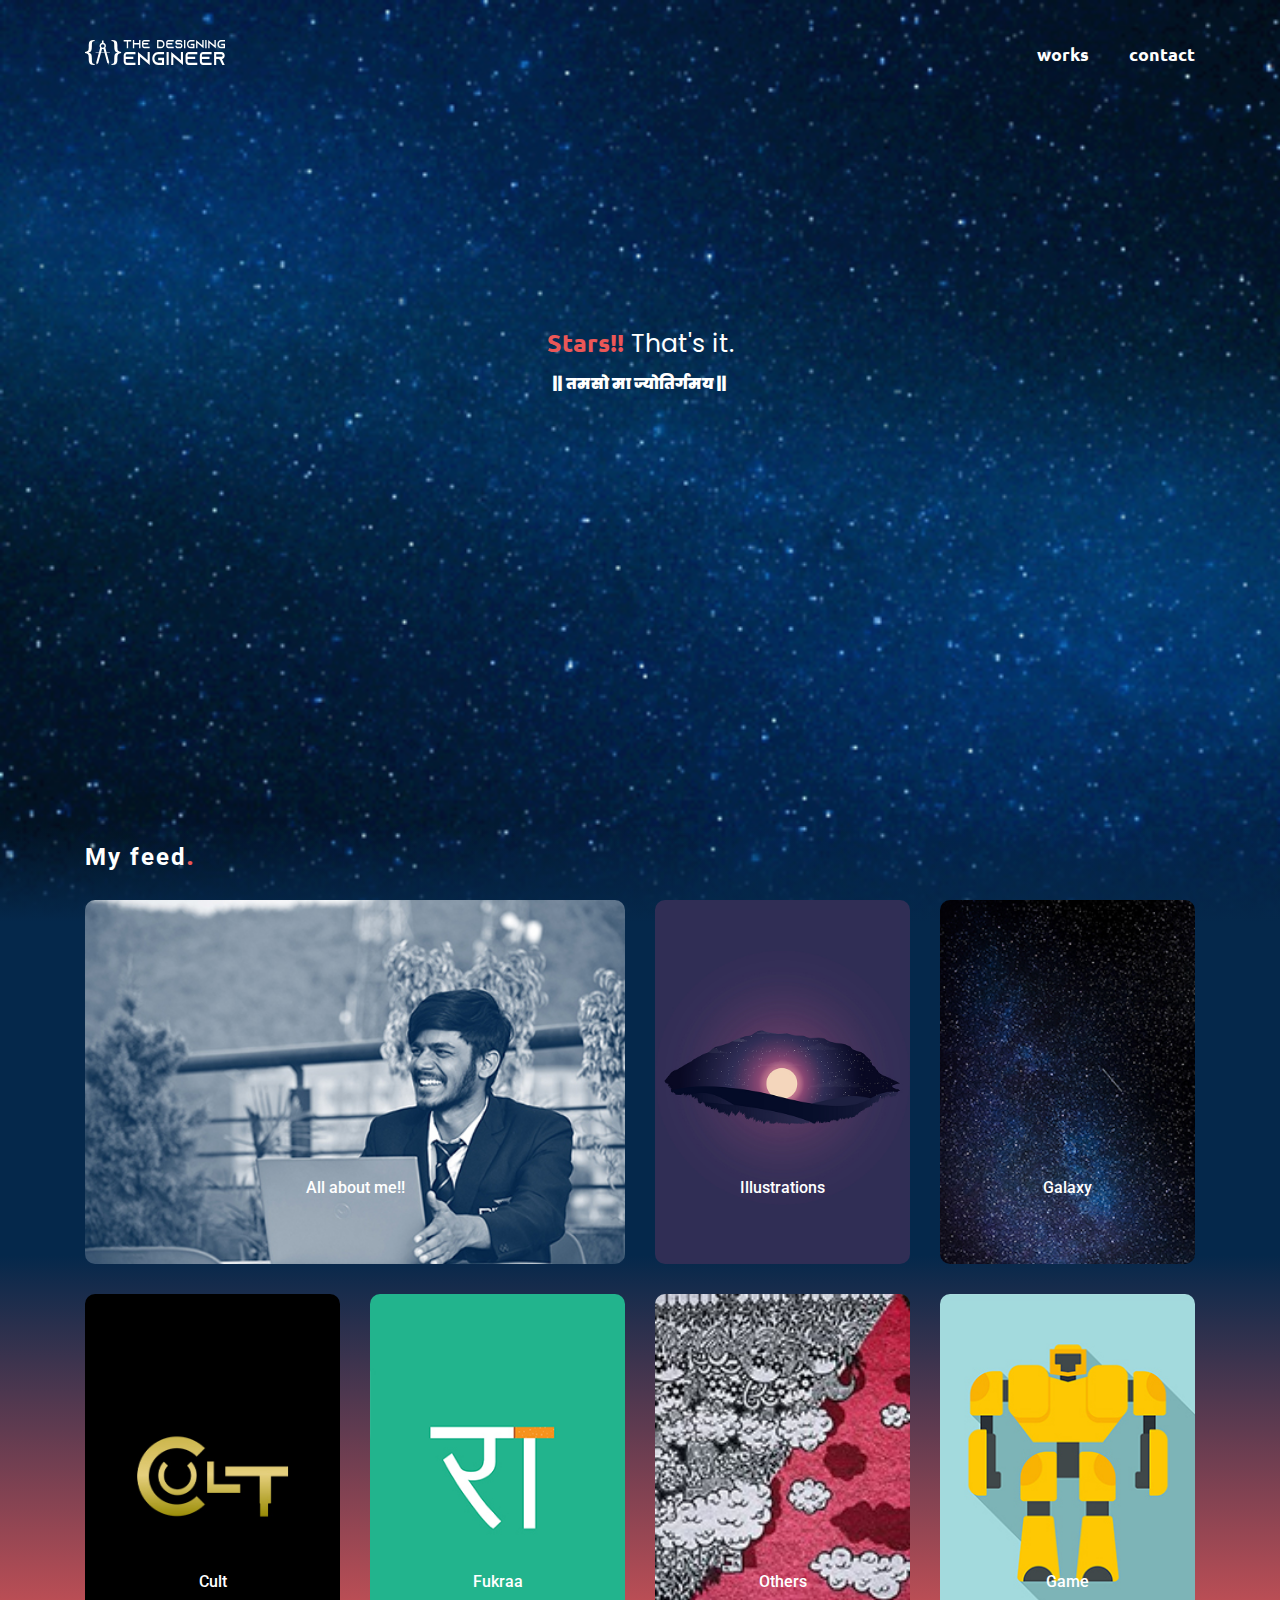
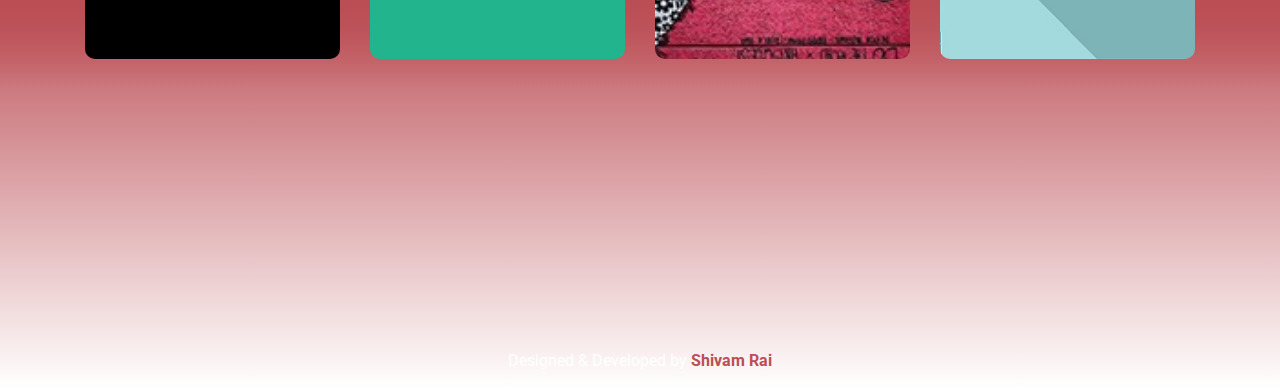
<file: index.html>
<!doctype html>
<html lang="en">

<head>
 <meta charset="utf-8">
 <meta name="viewport" content="width=device-width, initial-scale=1, shrink-to-fit=no">
 <link rel="preconnect" href="https://fonts.gstatic.com">
 <link href="https://fonts.googleapis.com/css2?family=Ubuntu" rel="stylesheet">
 <link href="https://fonts.googleapis.com/css2?family=Poppins" rel="stylesheet">
 <link href="https://fonts.googleapis.com/css2?family=Roboto" rel="stylesheet">
 <link rel="stylesheet" href="https://maxcdn.bootstrapcdn.com/bootstrap/4.0.0/css/bootstrap.min.css"
  integrity="sha384-Gn5384xqQ1aoWXA+058RXPxPg6fy4IWvTNh0E263XmFcJlSAwiGgFAW/dAiS6JXm" crossorigin="anonymous">
 <link rel="stylesheet" href="https://cdnjs.cloudflare.com/ajax/libs/font-awesome/5.15.3/css/all.min.css">
 <script src="https://code.jquery.com/jquery-3.2.1.slim.min.js"
  integrity="sha384-KJ3o2DKtIkvYIK3UENzmM7KCkRr/rE9/Qpg6aAZGJwFDMVNA/GpGFF93hXpG5KkN" crossorigin="anonymous"></script>
 <script src="https://cdnjs.cloudflare.com/ajax/libs/popper.js/1.12.9/umd/popper.min.js"
  integrity="sha384-ApNbgh9B+Y1QKtv3Rn7W3mgPxhU9K/ScQsAP7hUibX39j7fakFPskvXusvfa0b4Q" crossorigin="anonymous"></script>
 <script src="https://maxcdn.bootstrapcdn.com/bootstrap/4.0.0/js/bootstrap.min.js"
  integrity="sha384-JZR6Spejh4U02d8jOt6vLEHfe/JQGiRRSQQxSfFWpi1MquVdAyjUar5+76PVCmYl" crossorigin="anonymous"></script>
 <link rel="stylesheet" href="style.css">
 <title>The Designing Engineer | Home</title>
 <link rel="icon" href="./img/logo-icon.png" type="image/x-icon">
</head>

<body>
 <div id="home">
  <div class="header container">
   <a class="logo" href=""><img src="./img/logo-white.svg" style="height: 25px;" alt=""></a>
   <a class="links" href="coming.html" alt="">works</a>
   <a class="links" href="contact.html" alt="">contact</a>
  </div>
  <div class="one-line">
   <p class="full-line"><span class="stars links">Stars!!</span> That's it. <br><span class="subtitle">|| तमसो मा
     ज्योतिर्गमय ||</span></p>
  </div>
 </div>
 <section class="feed" id="feed">
  <div class="myf container">
   <h4 class="headingfeed">My feed<span class="headingfeeddot">.</span></h4>
   <div class="wf row">
    <div class="col-lg-6 col-md-6 allaboutme">
     <a href="coming.html"><img src="./img/me.jpg" alt="me"></a>
     <div class="melink">
      <div class="social">
       <a href="https://www.instagram.com/shivamr.ai" target="_blank"><i class="fab fa-instagram"></i></a>
       <a href="https://wa.me/+918957866455" target="_blank"><i class="fab fa-whatsapp"></i></a>
       <a href="mailto:shivamrai0401@gmail.com" target="_blank"><i class="far fa-envelope"></i></a>
      </div>
     </div>
     <div class="mehead">
      <p>All about me!!</p>
     </div>
    </div>
    <div class="col-lg-3 col-md-3 col-sm-6 col-6 illustrations">
     <a href="coming.html"><img src="./img/illutrations.jpg" alt="illutrations"></a>
     <div class="illuhead">
      <p>Illustrations</p>
     </div>
    </div>
    <div class="col-lg-3 col-md-3 col-sm-6 col-6 galaxy">
     <a href="galaxy.html"><img src="./img/galaxy.jpg" alt="galaxy"></a>
     <div class="galahead">
      <p>Galaxy</p>
     </div>
    </div>
   </div>


   <div class="row fb">
    <div class="col-lg-3 col-md-3 col-sm-6 col-6 cult">
     <a href="coming.html"><img class="" src="./img/cult.jpg" alt="cult"></a>
     <div class="culthead">
      <p>Cult</p>
     </div>
    </div>
    <div class="col-lg-3 col-md-3 col-sm-6 col-6 fukraa">
     <a href="https://www.instagram.com/fukraa_._" target="_blank"><img src="./img/fukraa.jpg" alt="fukraa"></a>
     <div class="fukhead">
      <p>Fukraa</p>
     </div>
    </div>
    <div class="col-lg-3 col-md-3 col-sm-6 col-6 others">
     <a href="coming.html"><img src="./img/others.jpg" alt="others"></a>
     <div class="othead">
      <p>Others</p>
     </div>
    </div>
    <div class="col-lg-3 col-md-3 col-sm-6 col-6 galaxy">
     <a href="coming.html"><img src="./img/game.jpg" alt="me"></a>
     <div class="galahead">
      <p>Game</p>
     </div>
    </div>
   </div>
  </div>
 </section>

 <div id="homebottom">
  <div class="bottombg">
   <p class="pa">Designed & Developed by <strong style="color: #bb4e55;">Shivam Rai</strong></p>
 </div>
</div>
</body>

</html>
</file>
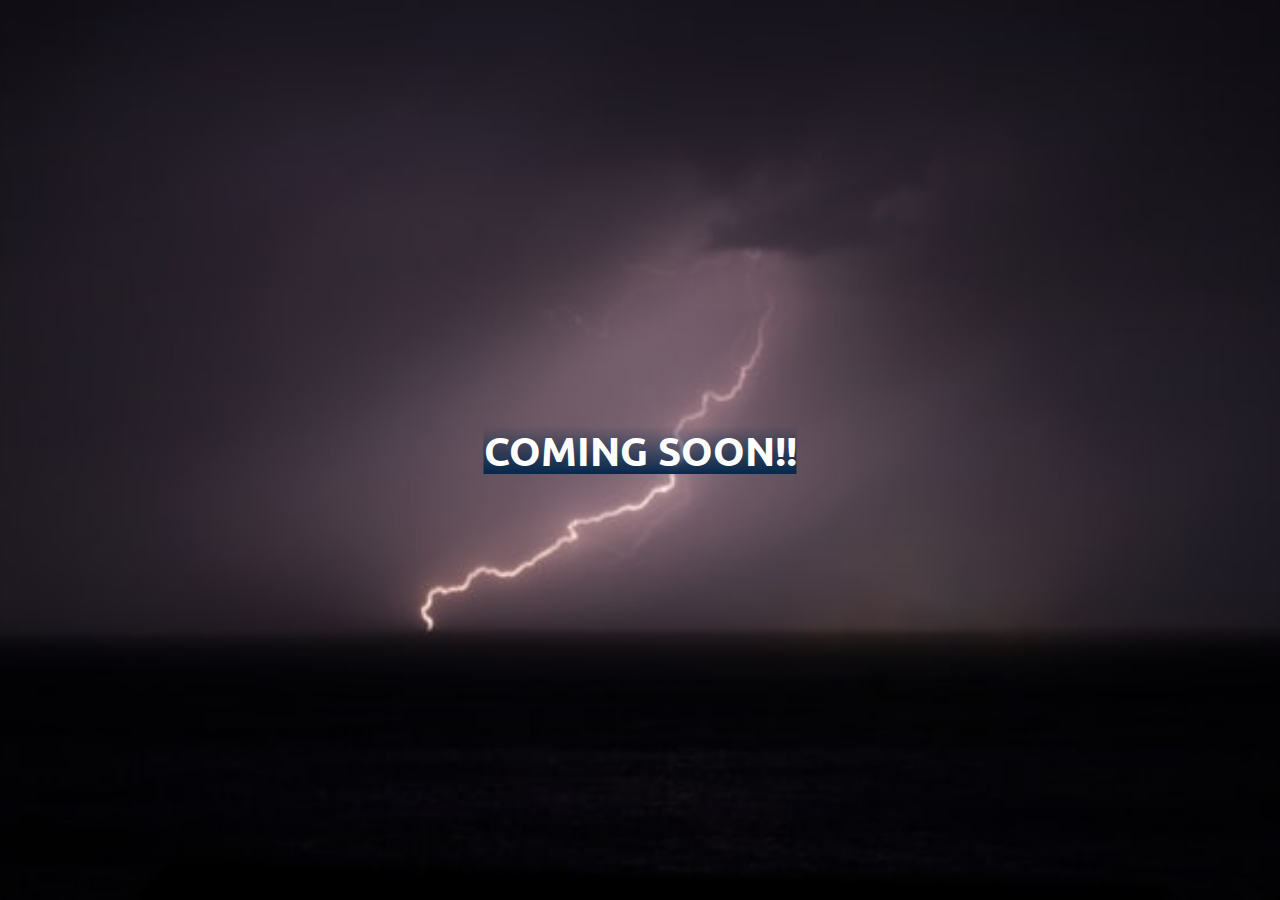
<file: coming.html>
<!doctype html>
<html lang="en">

<head>
 <meta charset="utf-8">
 <meta name="viewport" content="width=device-width, initial-scale=1, shrink-to-fit=no">
 <link rel="preconnect" href="https://fonts.gstatic.com">
 <link href="https://fonts.googleapis.com/css2?family=Ubuntu" rel="stylesheet">
 <link href="https://fonts.googleapis.com/css2?family=Poppins" rel="stylesheet">
 <link href="https://fonts.googleapis.com/css2?family=Roboto" rel="stylesheet">
 <link rel="stylesheet" href="https://maxcdn.bootstrapcdn.com/bootstrap/4.0.0/css/bootstrap.min.css"
  integrity="sha384-Gn5384xqQ1aoWXA+058RXPxPg6fy4IWvTNh0E263XmFcJlSAwiGgFAW/dAiS6JXm" crossorigin="anonymous">
 <link rel="stylesheet" href="https://cdnjs.cloudflare.com/ajax/libs/font-awesome/5.15.3/css/all.min.css">
 <script src="https://code.jquery.com/jquery-3.2.1.slim.min.js"
  integrity="sha384-KJ3o2DKtIkvYIK3UENzmM7KCkRr/rE9/Qpg6aAZGJwFDMVNA/GpGFF93hXpG5KkN" crossorigin="anonymous"></script>
 <script src="https://cdnjs.cloudflare.com/ajax/libs/popper.js/1.12.9/umd/popper.min.js"
  integrity="sha384-ApNbgh9B+Y1QKtv3Rn7W3mgPxhU9K/ScQsAP7hUibX39j7fakFPskvXusvfa0b4Q" crossorigin="anonymous"></script>
 <script src="https://maxcdn.bootstrapcdn.com/bootstrap/4.0.0/js/bootstrap.min.js"
  integrity="sha384-JZR6Spejh4U02d8jOt6vLEHfe/JQGiRRSQQxSfFWpi1MquVdAyjUar5+76PVCmYl" crossorigin="anonymous"></script>
 <link rel="stylesheet" href="style.css">
 <title>Coming soon</title>
 <link rel="icon" href="./img/logo-icon.png" type="image/x-icon">
</head>

<body>
 <div class="coming" id="coming">
   <h1>COMING SOON!!</h1>
  </div>
 </div>
</body>

</html>
</file>
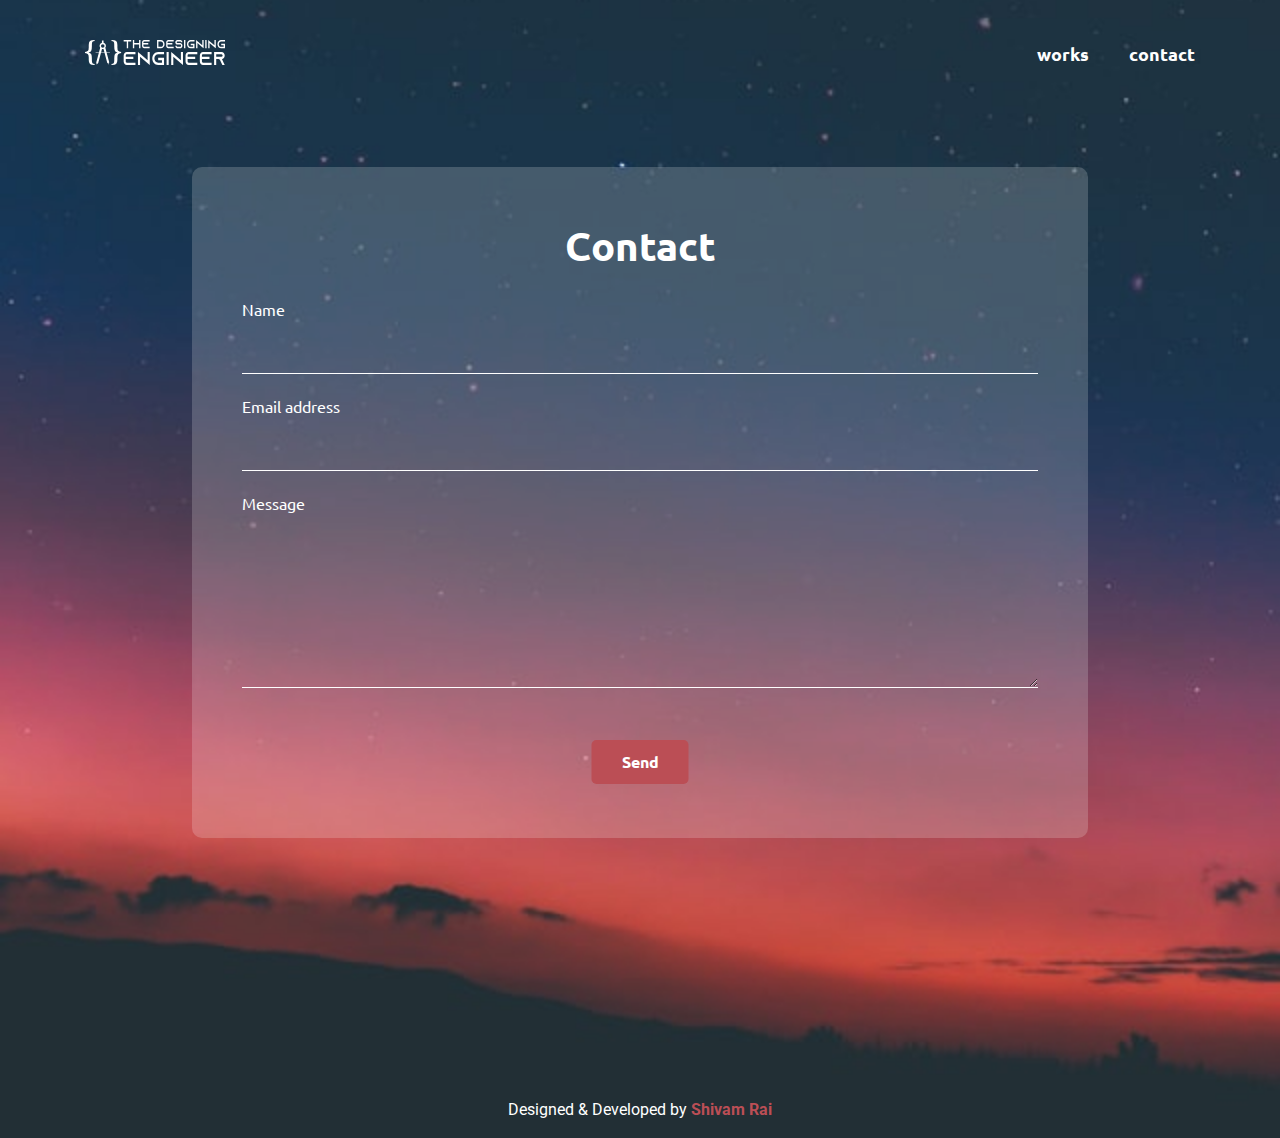
<file: contact.html>
<!doctype html>
<html lang="en">

<head>
  <meta charset="utf-8">
  <meta name="viewport" content="width=device-width, initial-scale=1, shrink-to-fit=no">
  <link rel="preconnect" href="https://fonts.gstatic.com">
  <link href="https://fonts.googleapis.com/css2?family=Ubuntu" rel="stylesheet">
  <link href="https://fonts.googleapis.com/css2?family=Poppins" rel="stylesheet">
  <link href="https://fonts.googleapis.com/css2?family=Roboto" rel="stylesheet">
  <link rel="stylesheet" href="https://maxcdn.bootstrapcdn.com/bootstrap/4.0.0/css/bootstrap.min.css"
    integrity="sha384-Gn5384xqQ1aoWXA+058RXPxPg6fy4IWvTNh0E263XmFcJlSAwiGgFAW/dAiS6JXm" crossorigin="anonymous">
  <link rel="stylesheet" href="https://cdnjs.cloudflare.com/ajax/libs/font-awesome/5.15.3/css/all.min.css">
  <script src="https://code.jquery.com/jquery-3.2.1.slim.min.js"
    integrity="sha384-KJ3o2DKtIkvYIK3UENzmM7KCkRr/rE9/Qpg6aAZGJwFDMVNA/GpGFF93hXpG5KkN" crossorigin="anonymous">
  </script>
  <script src="https://cdnjs.cloudflare.com/ajax/libs/popper.js/1.12.9/umd/popper.min.js"
    integrity="sha384-ApNbgh9B+Y1QKtv3Rn7W3mgPxhU9K/ScQsAP7hUibX39j7fakFPskvXusvfa0b4Q" crossorigin="anonymous">
  </script>
  <script src="https://maxcdn.bootstrapcdn.com/bootstrap/4.0.0/js/bootstrap.min.js"
    integrity="sha384-JZR6Spejh4U02d8jOt6vLEHfe/JQGiRRSQQxSfFWpi1MquVdAyjUar5+76PVCmYl" crossorigin="anonymous">
  </script>
  <script src="https://ajax.googleapis.com/ajax/libs/jquery/3.5.1/jquery.min.js"></script>
  <link rel="stylesheet" href="style.css">
  <title>The Designing Engineer | Home</title>
  <link rel="icon" href="./img/logo-icon.png" type="image/x-icon">
</head>

<body>
  <div id="contact">
    <div class="header container">
      <a class="logo" href="index.html"><img src="./img/logo-white.svg" style="height: 25px;" alt=""></a>
      <a class="links" href="coming.html" alt="">works</a>
      <a class="links" href="" alt="">contact</a>
    </div>
    <div class="cencon">
      <h1>Contact</h1>
      <div class="conform">
        <label for="user">Name</label>
        <input type="text" class="formin" id="user">
        <label for="email">Email address</label>
        <input type="email" class="formin" id="email">
        <label for="comment">Message</label>
        <textarea class="formin" rows="6" id="comment"></textarea>
        <input type="button" class="consub" onclick="sendmail();" id="submit" value="Send">
      </div>
    </div>
    <div class="conbot">
      <p class="conpa">Designed & Developed by <strong style="color: #bb4e55;">Shivam Rai</strong></p>
    </div>
  </div>
  <script src="https://code.jquery.com/jquery-2.2.4.min.js"
    integrity="sha256-BbhdlvQf/xTY9gja0Dq3HiwQF8LaCRTXxZKRutelT44=" crossorigin="anonymous"> </script>
  <script src="https://smtpjs.com/v3/smtp.js"></script>

  <script>
    function sendmail() {
      var user = document.getElementById("user").value;
      var email = document.getElementById("email").value;
      var message = document.getElementById("comment").value;
      let result = "Name: " + user + "\nEmail: " + email + "\nMessage: " + message;

      Email.send({
        SecureToken: "fbf31702-bb7f-4a4e-9c1c-4ccf17ee777f",
        To: 'shivamrai0401@gmail.com',
        From: email,
        Subject: "Respose from website..",
        Body: result
      }).then(
        message => {
          //console.log (message);
          if (message == 'OK') {
            alert('Your mail has been send. Thank you for connecting.');
          } else {
            console.error(message);
            alert('There is error at sending message. ')
          }
        }
      );
    }
  </script>
  </script>
  </script>


</body>

</html>
</file>
<file: style.css>
body {
  margin: 0;
  font-family: 'Roboto', sans-serif;
  background-color: transparent;
  box-sizing: border-box;
}

*::selection {
  color: #fff;
  background-color: #EB5757;
}

#home {
  background-image: url(./img/bghome.jpg);
  background-size: cover;
  background-repeat: no-repeat;
  background-position: top;
  z-index: -1;
}

.header {
  padding-top: 40px;
  display: flex;
}

.logo {
  margin-right: auto;
}

.logo:hover {
  transform: scale(1.03);
}

.links {
  font-weight: 900;
  font-family: 'Ubuntu', sans-serif;
  font-size: 18px;
  color: rgb(255, 255, 255);
  justify-content: flex-end;
  margin-left: 40px;
  transition: 0.3s;
  position: relative;
  text-decoration: none;
}

.links:hover {
  text-decoration: none;
  color: #EB5757;
}

.links:after {
  bottom: -5px;
  content: "";
  height: 2px;
  left: 50%;
  position: absolute;
  background: #EB5757;
  transition: width 0.3s ease 0s, left 0.3s ease 0s;
  width: 0;
}

.links:hover:after {
  width: 100%;
  left: 0;
}

.one-line {
  height: 95vh;
  font-size: 25px;
  font-family: 'Poppins', sans-serif;
  text-align: center;
  color: white;
  position: relative;
}

.stars {
  color: #EB5757;
  margin: 0;
  font-size: 25px;
  font-weight: 900;
  position: relative;
}

.full-line {
  margin-bottom: 10px;
  position: absolute;
  top: 30%;
  left: 50%;
  transform: translate(-50%, 0);
}

.subtitle {
  margin: 0%;
  font-size: 15px;
  font-family: 'Poppins', sans-serif;
  font-weight: 900;
}




.feed {
  background-image: linear-gradient(#05284b00, #05284b 100px, #05284b 50%, #BB4E55 90%, #bb4e5500);
  color: rgb(255, 255, 255);
  margin-top: -100px;
}

.headingfeed {
  font-weight: 700;
  letter-spacing: 2px;
  padding: 20px 0;
}

.headingfeeddot {
  color: #EB5757;
  font-family: 'Ubuntu', sans-serif;
}


.allaboutme,
.illustrations,
.galaxy,
.cult,
.fukraa,
.others {
  position: relative;
  overflow: hidden;
  transition: all 0.2s ease-in;
  margin-bottom: 30px;
}

.myf img {
  width: 100%;
  height: 100%;
  border-radius: 10px;
}

.melink {
  position: absolute;
  background-image: linear-gradient(to right, #05284b, #05284b00);
  border-radius: 10px 0 0 10px;
  height: 100%;
  width: 10%;
  box-sizing: border-box;
  top: 50%;
  opacity: 0;
  transform: translate(0, -50%);
  transition: 0.2s;
}

.allaboutme:hover .melink {
  left: 15px;
  opacity: 1;
}

.social {
  position: absolute;
  top: 50%;
  left: 50%;
  transform: translate(-50%, -50%);
}

.social a {
  display: flex;
  flex-direction: column;
  justify-content: space-around;
  color: white;
  text-align: center;
  font-size: 18px;
  padding: 50% 0;
  margin: 100% 0;
}

.myf p {
  position: absolute;
  font-size: 100%;
  color: white;
  font-weight: 500;
  padding: 0 1%;
  bottom: 10%;
  left: 50%;
  transform: translate(-50%, -50%);
  transition: 0.2s;
}

.allaboutme:hover .mehead p,
.illustrations:hover .illuhead p,
.galaxy:hover .galahead p,
.cult:hover .culthead p,
.fukraa:hover .fukhead p,
.others:hover .othead p {
  background-image: linear-gradient(to top, #05284b, #05284b00);
}

.social a:hover {
  color: #EB5757;
  text-decoration: none;
}

.allaboutme:hover,
.illustrations:hover,
.galaxy:hover,
.cult:hover,
.fukraa:hover,
.others:hover {
  transform: scale(1.01);
}

#homebottom {
  background-image: url(./img/bghomebottom.jpg);
  background-image: linear-gradient(#05284b00);
  background-repeat: no-repeat;
  background-size: cover;
  background-position: bottom;
  margin-top: -100px;
  z-index: -2;
  position: relative;
}

.bottombg {
  background-image: linear-gradient(#BB4E55, #bb4e5500);
  height: 400px;
  z-index: -1;
  text-align: center;
}

.pa {
  position: absolute;
  bottom: 0;
  left: 50%;
  transform: translate(-50%, 0%);
  color: white;
}


#contact {
  background-image: url(./img/bghomebottom.jpg);
  background-size: cover;
  background-repeat: no-repeat;
  background-position: bottom;
  z-index: -1;
}

.cencon {
  background-color: #ffffff30;
  margin: 100px 15vw 0;
  border-radius: 10px;
  font-family: "ubuntu";
  position: relative;
  display: flex;
  flex-direction: row;
}

.cencon h1 {
  position: absolute;
  top: 8%;
  left: 50%;
  color: white;
  font-weight: 700;
  transform: translate(-50%, 0);
}

.consub {
  background-color: #BB4E55;
  border-style: none;
  padding: 10px 30px;
  border-radius: 5px;
  position: absolute;
  bottom: 8%;
  left: 50%;
  color: white;
  font-weight: 600;
  transform: translate(-50%, 0);
  transition: ease 0.3s;
}

.consub:hover {
  background-color: #b82932;
}

.conform {
  padding: 50px;
  color: #fff;
  width: 100%;
  margin: 80px 0;
}

.formin {
  background-color: transparent;
  padding: 10px;
  color: white;
  display: flex;
  width: 100%;
  border-radius: 0;
  border: 0;
  border-bottom: 1px solid white;
  margin-bottom: 20px;
}

.formin:focus {
  background-color: transparent;
  outline: 0;
  border-color: #fff;
  border: 0;
  border-bottom: 1px solid #BB4E55;
}

.conbot {
  position: relative;
  height: 300px;
}

.conpa, .galapa {
  position: absolute;
  bottom: 0;
  left: 50%;
  text-align: center;
  transform: translate(-50%, 0%);
  color: white;
}

#coming {
  background-image: url(./img/coming.jpg);
  background-repeat: no-repeat;
  background-size: cover;
  background-position: top;
  z-index: -2;
}

.coming {
  position: relative;
  height: 100vh;
  width: 100vw;

}

.coming h1 {
  color: white;
  position: absolute;
  top: 50%;
  left: 50%;
  font-weight: 900;
  font-family: 'ubuntu';
  text-align: center;
  transform: translate(-50%, -50%);
  background-image: linear-gradient(#bb4e5500, #05284b);
}

/*galaxy*/

#galaxy {
  /*background-image: url(https://docs.google.com/uc?id=1TB10BpW43CBbbfXvV8PzklAM9uH0oTte);*/
  background-image: url(./img/galaxybg.jpg);
  background-size:cover;
  background-repeat:no-repeat;
  height: 100vh;
  background-position: top;
  position: relative;
}

.galastars {
  position: relative;
}

.galanot {
  width: 40vw;
  height: 70px;
  background-color: rgba(0, 0, 0, 0.562);
  border-radius: 10px 0 0 10px;
  position: absolute;
  bottom: 40%;
  right: 0;
}

.galanot p {
  position: absolute;
  width: 100%;
  top: 50%;
  padding-left: 10px;
  text-align: left;
  transform: translate(0, -50%);
  font-size: 20px;
  color: rgb(255, 255, 255);
}

.galanot button {
  color: red;
  background: transparent;
  border: none;
  position: absolute;
  right: 0;
  margin: 0;
}

.popclose{
  border-style: none;
  color: rgb(255, 255, 255);
  background: transparent;
  border: 0;
  cursor: pointer;
  position: absolute;
  top: 10px;
  right: 10px;
  padding: 10px;
}

.popimg{
  height: 100%;
  width: 100%;
  background: rgba(0, 0, 0, 0.8);
  position: absolute;
  top: 50%;
  left: 50%;
  transform: translate(-50%,-50%);
  padding: 0;
}

.popdet{
  height: 350px;
  width: 700px;
  position: absolute;
  top: 50%;
  left: 50%;
  transform: translate(-50%, -50%);
  background-color: white;
}

.popi{
  padding: 0px;
}
#imgpop {
  border: white 3px solid;
  width: 100%;
  height: auto;
}

.poptext{
  padding: 10px 0 0 10px;
  font-family: "ubuntu";
}

.galastars p {
  font-size: 22px;
  color: rgb(255, 255, 255);
  text-shadow: 0 0 8px rgb(255, 255, 255);
  text-align: center;
}




.galastars p:nth-child(1) {
  position: absolute;
  top: 10vh;
  left: 10vw;
  animation-name: twinkle;
  animation-duration: 2s;
  animation-iteration-count: infinite;
  animation-timing-function: ease-in-out;
  animation-direction:alternate;
}

.galastars p:nth-child(2) {
  position: absolute;
  top: 15vh;
  right: 20vw;
  animation-name: twinkle;
  animation-duration: 2s;
  animation-iteration-count: infinite;
  animation-timing-function: ease-in-out;
  animation-direction:alternate;
  animation-delay: 1s;
}

.galastars p:nth-child(3) {
  position: absolute;
  left: 30vw;
  top: 25vh;
  animation-name: twinkle;
  animation-duration: 2s;
  animation-iteration-count: infinite;
  animation-timing-function: ease-in-out;
  animation-direction:alternate;
}

.galastars p:nth-child(4) {
  position: absolute;
  top: 35vh;
  right: 35vw;
  animation-name: twinkle;
  animation-duration: 2s;
  animation-iteration-count: infinite;
  animation-timing-function: ease-in-out;
  animation-direction:alternate;
  animation-delay: 1s;
}

.galastars p:nth-child(5) {
  position: absolute;
  top: 45vh;
  left: 15vw;
  animation-name: twinkle;
  animation-duration: 2s;
  animation-iteration-count: infinite;
  animation-timing-function: ease-in-out;
  animation-direction:alternate;
  animation-delay: 1s;
}

.galastars p:nth-child(6) {
  position: absolute;
  top: 60vh;
  right: 45vw;
  animation-name: twinkle;
  animation-duration: 2s;
  animation-iteration-count: infinite;
  animation-timing-function: ease-in-out;
  animation-direction:alternate;
}

.galastars p:nth-child(7) {
  position: absolute;
  top: 80vh;
  left: 10vw;
  animation-name: twinkle;
  animation-duration: 2s;
  animation-iteration-count: infinite;
  animation-timing-function: ease-in-out;
  animation-direction:alternate;
  animation-delay: 1s;
}

.galastars p:nth-child(8) {
  position: absolute;
  top: 75vh;
  right: 15vw;
  animation-name: twinkle;
  animation-duration: 2s;
  animation-iteration-count: infinite;
  animation-timing-function: ease-in-out;
  animation-direction:alternate;
}

@keyframes twinkle {
  from{
    transform: scale(.5);
  }
  to{
    transform: scale(1);
  }
}



@media only screen and (max-width:768px) {
  .feed {
    background-image: linear-gradient(#05284b00, #05284b 100px, #A24B56 90%, #a24b57bd);
  }

  .cencon {
    margin: 100px 5vw 0;
  }

  .melink {
    opacity: 1;
  }

  .mehead p,
  .illuhead p,
  .galahead p,
  .culthead p,
  .fukhead p,
  .othead p {
    background-image: linear-gradient(to top, #05284b, #05284b00);
  }

  .social a:hover {
    color: white;
    text-decoration: none;
  }
  .popdet{
    height: 600px;
    width: 300px;
    margin: 0%;
  }
  
}
</file>
